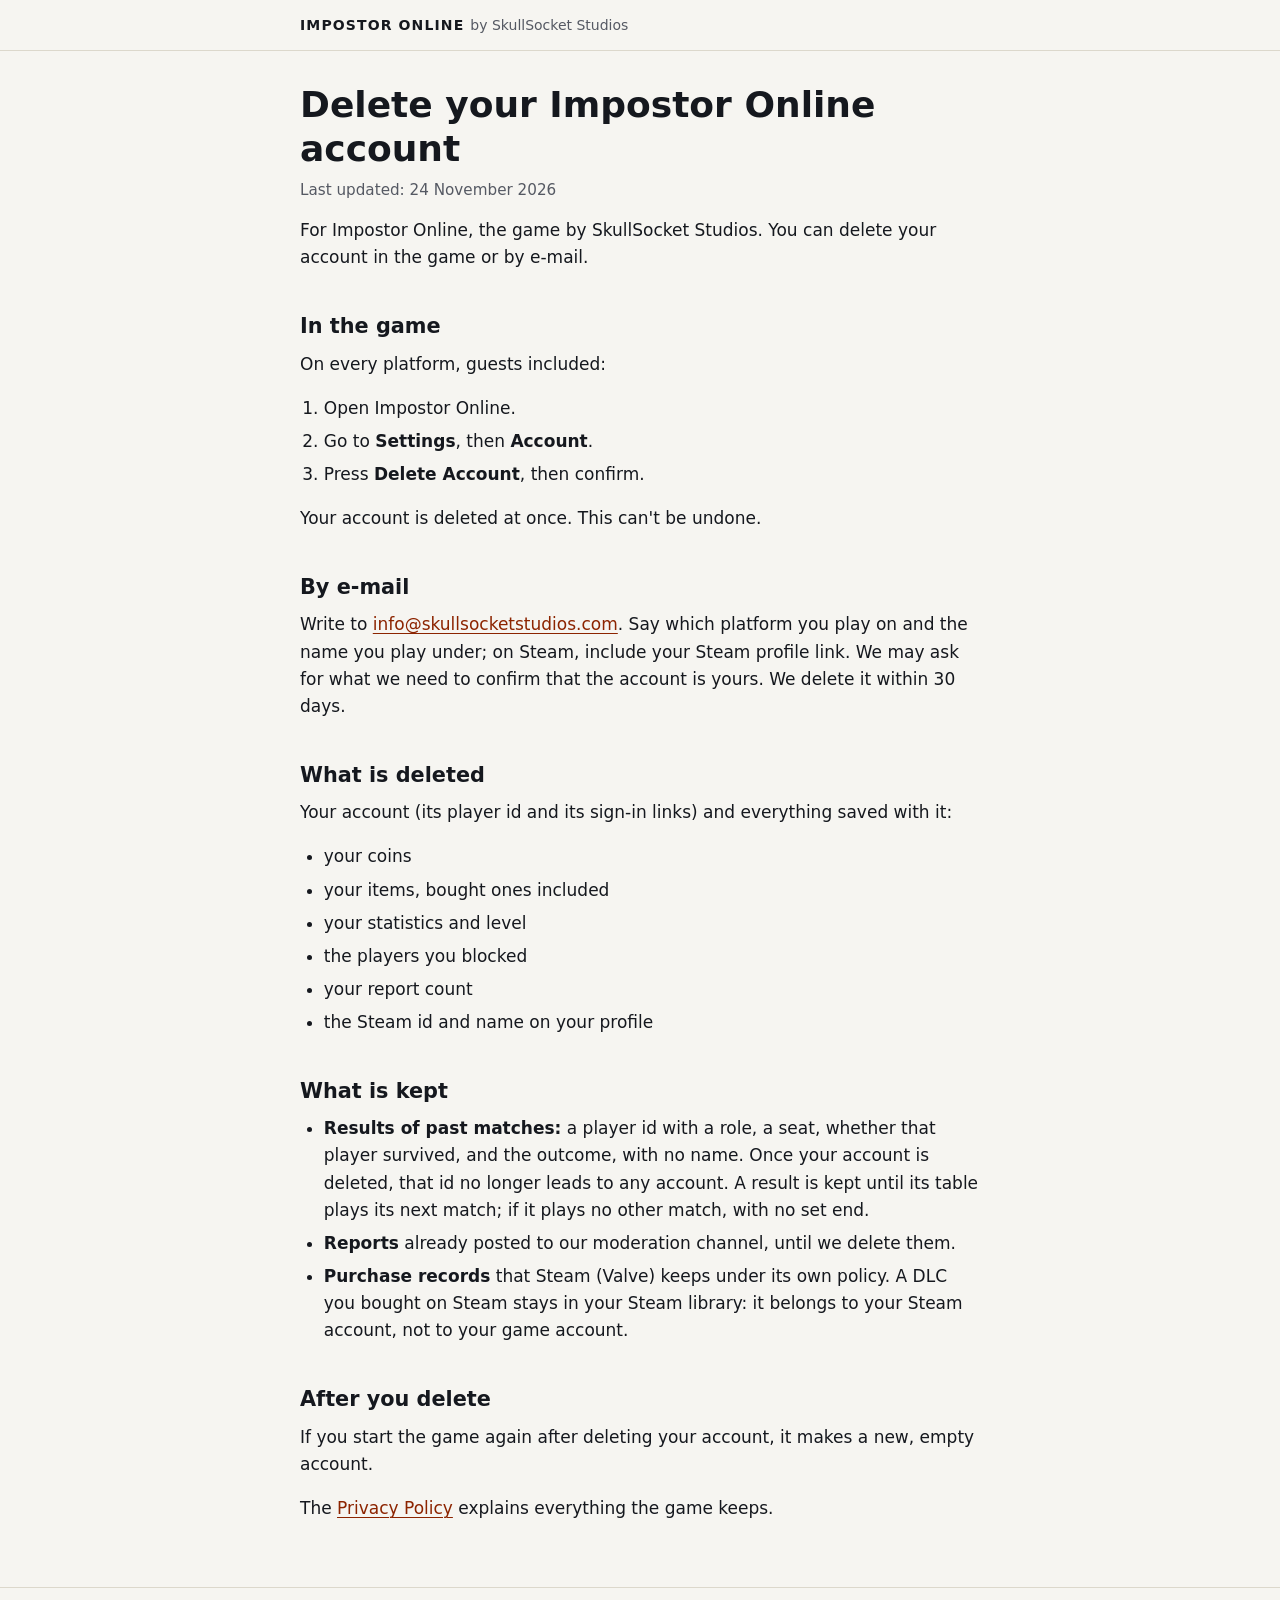
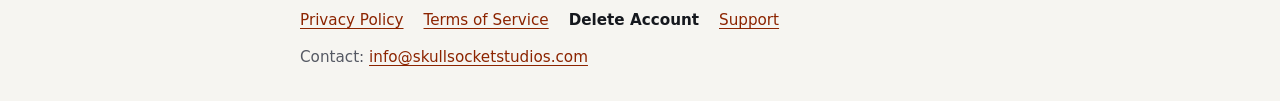
<file: delete-account/index.html>
<!doctype html>
<html lang="en">
<head>
<meta charset="utf-8">
<meta name="viewport" content="width=device-width, initial-scale=1">
<title>Delete your Impostor Online account</title>
<link rel="stylesheet" href="/assets/site.css">
</head>
<body>
<header class="site-header">
  <div class="wrap">
    <p class="brand">Impostor Online <span>by SkullSocket Studios</span></p>
  </div>
</header>

<main class="wrap">
  <h1>Delete your Impostor Online account</h1>
  <p class="updated">Last updated: <time datetime="2026-11-24">24 November 2026</time></p>
  <p>For Impostor Online, the game by SkullSocket Studios. You can delete your account in the game or by e-mail.</p>

  <h2>In the game</h2>
  <p>On every platform, guests included:</p>
  <ol>
    <li>Open Impostor Online.</li>
    <li>Go to <strong>Settings</strong>, then <strong>Account</strong>.</li>
    <li>Press <strong>Delete Account</strong>, then confirm.</li>
  </ol>
  <p>Your account is deleted at once. This can't be undone.</p>

  <h2>By e-mail</h2>
  <p>Write to <a href="mailto:info@skullsocketstudios.com">info@skullsocketstudios.com</a>. Say which platform you play on and the name you play under; on Steam, include your Steam profile link. We may ask for what we need to confirm that the account is yours. We delete it within 30 days.</p>

  <h2>What is deleted</h2>
  <p>Your account (its player id and its sign-in links) and everything saved with it:</p>
  <ul>
    <li>your coins</li>
    <li>your items, bought ones included</li>
    <li>your statistics and level</li>
    <li>the players you blocked</li>
    <li>your report count</li>
    <li>the Steam id and name on your profile</li>
  </ul>

  <h2>What is kept</h2>
  <ul>
    <li><strong>Results of past matches:</strong> a player id with a role, a seat, whether that player survived, and the outcome, with no name. Once your account is deleted, that id no longer leads to any account. A result is kept until its table plays its next match; if it plays no other match, with no set end.</li>
    <li><strong>Reports</strong> already posted to our moderation channel, until we delete them.</li>
    <li><strong>Purchase records</strong> that Steam (Valve) keeps under its own policy. A DLC you bought on Steam stays in your Steam library: it belongs to your Steam account, not to your game account.</li>
  </ul>

  <h2>After you delete</h2>
  <p>If you start the game again after deleting your account, it makes a new, empty account.</p>

  <p>The <a href="/privacy/">Privacy Policy</a> explains everything the game keeps.</p>
</main>

<footer class="site-footer">
  <div class="wrap">
    <nav aria-label="Policies">
      <a href="/privacy/">Privacy Policy</a>
      <a href="/terms/">Terms of Service</a>
      <a href="/delete-account/" aria-current="page">Delete Account</a>
      <a href="/support/">Support</a>
    </nav>
    <p>Contact: <a href="mailto:info@skullsocketstudios.com">info@skullsocketstudios.com</a></p>
  </div>
</footer>
</body>
</html>
</file>
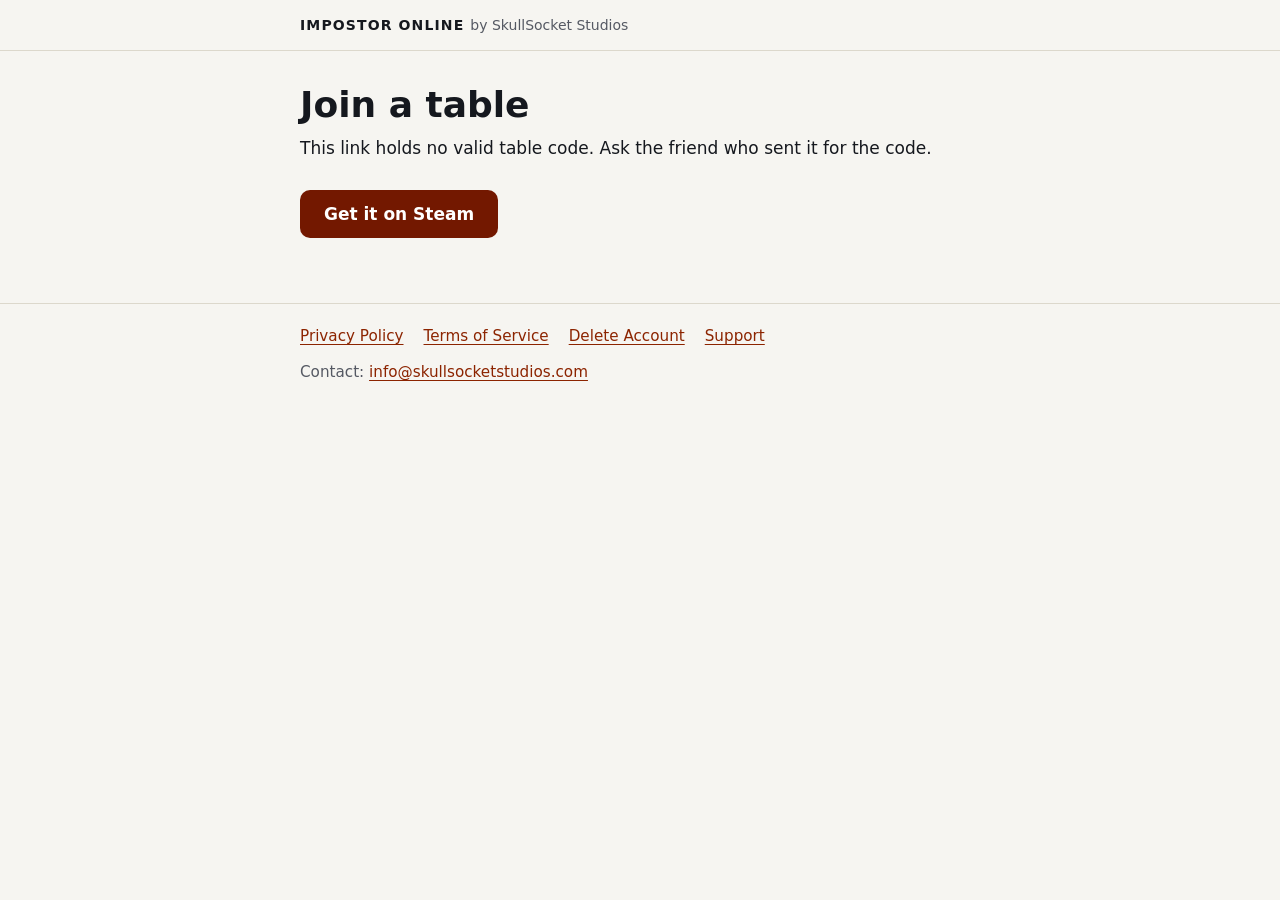
<file: join/index.html>
<!doctype html>
<html lang="en">
<head>
<meta charset="utf-8">
<meta name="viewport" content="width=device-width, initial-scale=1">
<meta name="robots" content="noindex">
<title>Join a table – Impostor Online</title>
<link rel="stylesheet" href="/assets/site.css">
</head>
<body>
<header class="site-header">
  <div class="wrap">
    <p class="brand">Impostor Online <span>by SkullSocket Studios</span></p>
  </div>
</header>

<main class="wrap">
  <h1>Join a table</h1>

  <div id="has-code" hidden>
    <p>You're invited to a table in Impostor Online. Its code:</p>
    <p class="code" id="code"></p>
    <p>Have the game? Open it and type the code in <strong>Join Game</strong>.</p>
  </div>

  <p id="no-code" hidden>This link holds no valid table code. Ask the friend who sent it for the code.</p>

  <noscript>
    <p>Open Impostor Online, go to <strong>Join Game</strong> and type the code from this link: the six characters after <code>c=</code> in the address.</p>
  </noscript>

  <p class="store" id="store" hidden><a class="button" id="store-link"></a></p>
</main>

<footer class="site-footer">
  <div class="wrap">
    <nav aria-label="Policies">
      <a href="/privacy/">Privacy Policy</a>
      <a href="/terms/">Terms of Service</a>
      <a href="/delete-account/">Delete Account</a>
      <a href="/support/">Support</a>
    </nav>
    <p>Contact: <a href="mailto:info@skullsocketstudios.com">info@skullsocketstudios.com</a></p>
  </div>
</footer>

<script>
// On Android with the game installed, an invite link opens the game (App Links) and this page never shows.

// The table code in ?c=, read as the game reads a typed code (JoinCode.TryRead): upper-cased, spaces and dashes
// dropped, then exactly six characters of the game's alphabet (no 0, O, 1 or I). Null for anything else.
var CODE_ALPHABET = "ABCDEFGHJKLMNPQRSTUVWXYZ23456789";
var CODE_LENGTH = 6;

function tableCode(search) {
  var raw = new URLSearchParams(search).get("c");
  if (raw === null) return null;
  var code = raw.toUpperCase().replace(/[\s-]/g, "");
  if (code.length !== CODE_LENGTH) return null;
  for (var i = 0; i < code.length; i++) {
    if (CODE_ALPHABET.indexOf(code.charAt(i)) < 0) return null;
  }
  return code;
}

// The one store for this browser: Google Play on Android, Steam on a desktop (Windows, macOS, Linux), and none
// on an iPhone, an iPad or anything else, since there is no iPhone version yet. iPadOS Safari sends a Mac user
// agent, so a "Mac" with a touch screen is an iPad.
function storeFor(userAgent, maxTouchPoints) {
  if (/iPhone|iPad|iPod/.test(userAgent)) return null;
  if (/Macintosh/.test(userAgent) && maxTouchPoints > 1) return null;
  if (/Android/.test(userAgent)) return "play";
  if (/Mobi|Tablet/.test(userAgent)) return null;
  if (/Windows NT|Macintosh|Linux/.test(userAgent)) return "steam";
  return null;
}

var STORES = {
  play: {
    text: "Get it on Google Play",
    href: "https://play.google.com/store/apps/details?id=com.skullsocket.impostoronline"
  },
  steam: {
    text: "Get it on Steam",
    href: "https://store.steampowered.com/app/2966570/Impostor_Online/"
  }
};

var code = tableCode(location.search);
if (code) {
  document.getElementById("code").textContent = code;
  document.getElementById("has-code").hidden = false;
} else {
  document.getElementById("no-code").hidden = false;
}

var store = storeFor(navigator.userAgent, navigator.maxTouchPoints || 0);
if (store) {
  var storeLink = document.getElementById("store-link");
  storeLink.textContent = STORES[store].text;
  storeLink.href = STORES[store].href;
  document.getElementById("store").hidden = false;
}
</script>
</body>
</html>
</file>
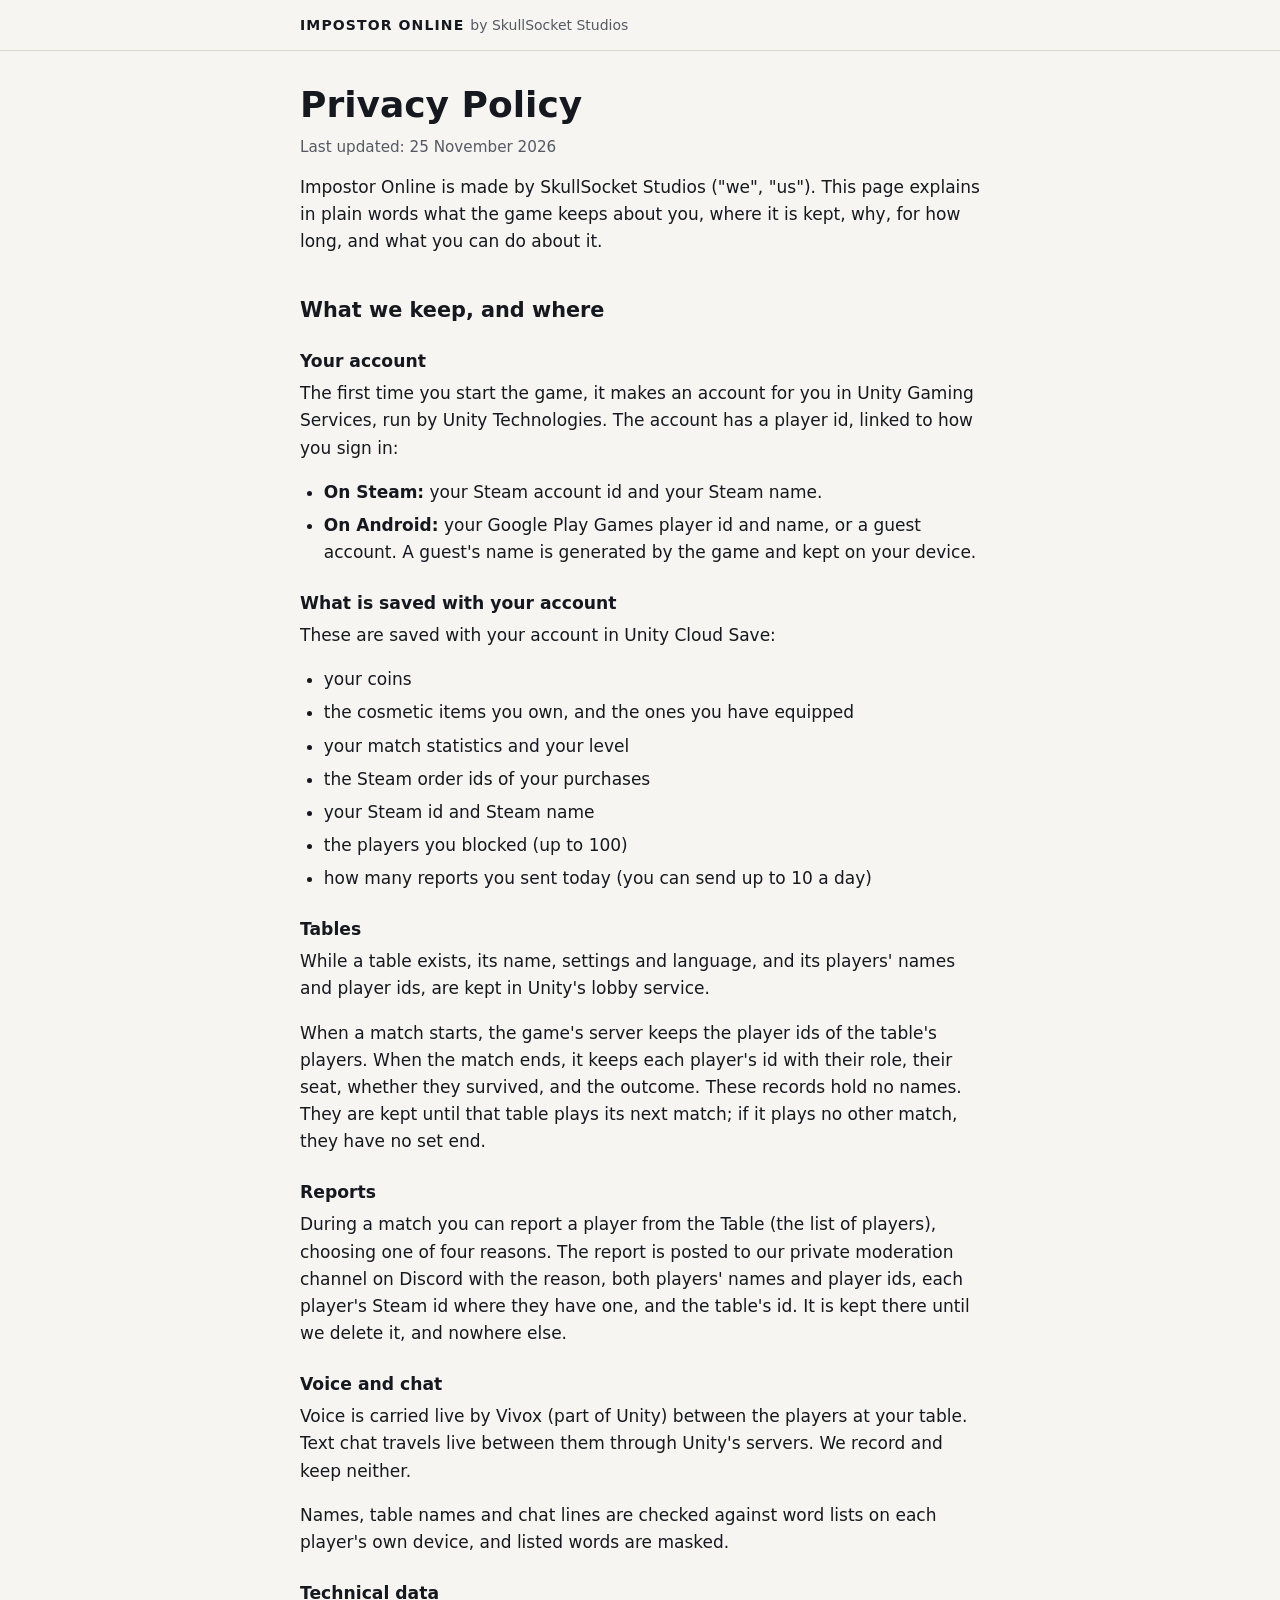
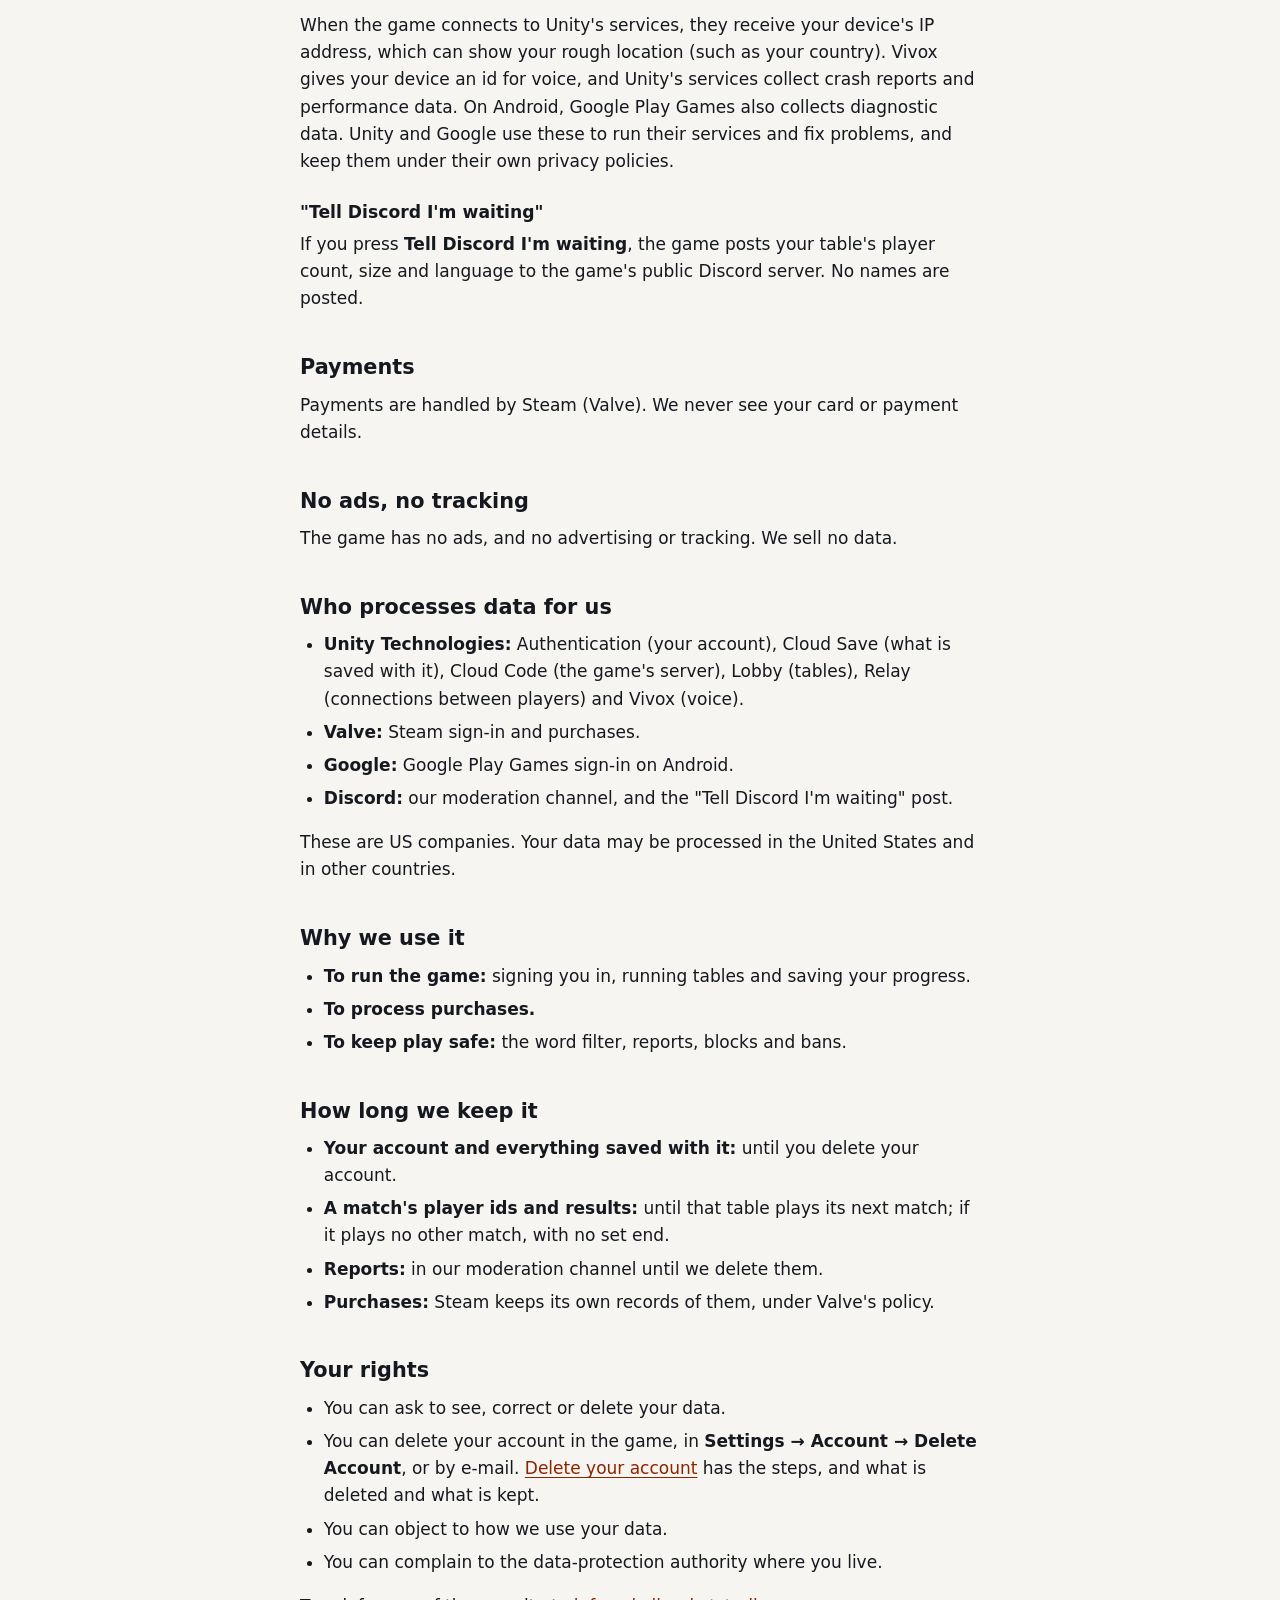
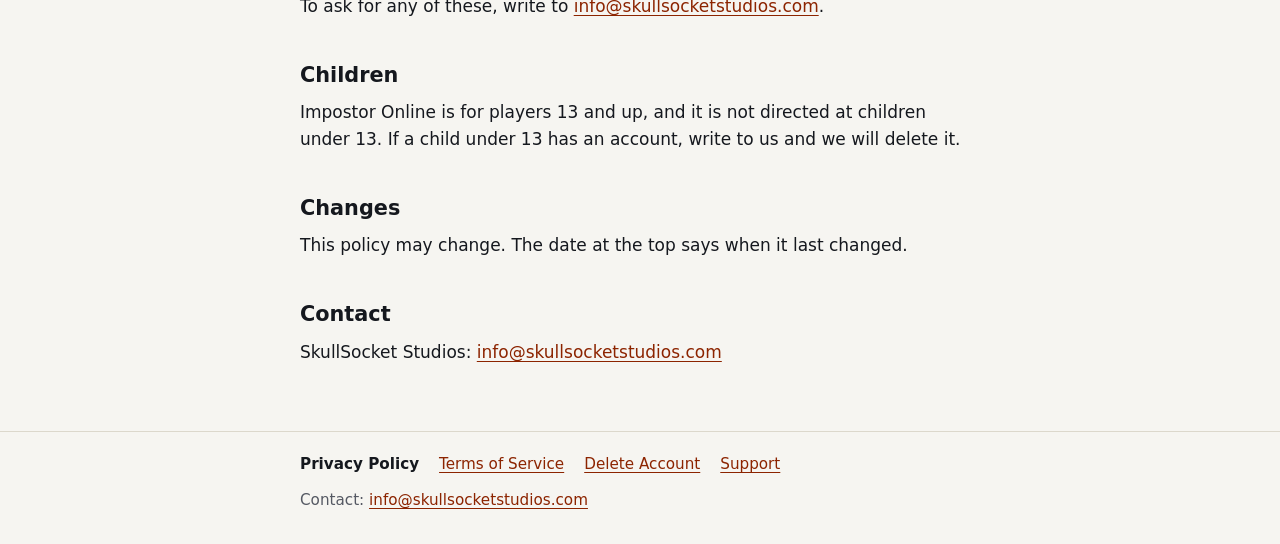
<file: privacy/index.html>
<!doctype html>
<html lang="en">
<head>
<meta charset="utf-8">
<meta name="viewport" content="width=device-width, initial-scale=1">
<title>Privacy Policy – Impostor Online</title>
<link rel="stylesheet" href="/assets/site.css">
</head>
<body>
<header class="site-header">
  <div class="wrap">
    <p class="brand">Impostor Online <span>by SkullSocket Studios</span></p>
  </div>
</header>

<main class="wrap">
  <h1>Privacy Policy</h1>
  <p class="updated">Last updated: <time datetime="2026-11-25">25 November 2026</time></p>

  <p>Impostor Online is made by SkullSocket Studios ("we", "us"). This page explains in plain words what the game keeps about you, where it is kept, why, for how long, and what you can do about it.</p>

  <h2>What we keep, and where</h2>

  <h3>Your account</h3>
  <p>The first time you start the game, it makes an account for you in Unity Gaming Services, run by Unity Technologies. The account has a player id, linked to how you sign in:</p>
  <ul>
    <li><strong>On Steam:</strong> your Steam account id and your Steam name.</li>
    <li><strong>On Android:</strong> your Google Play Games player id and name, or a guest account. A guest's name is generated by the game and kept on your device.</li>
  </ul>

  <h3>What is saved with your account</h3>
  <p>These are saved with your account in Unity Cloud Save:</p>
  <ul>
    <li>your coins</li>
    <li>the cosmetic items you own, and the ones you have equipped</li>
    <li>your match statistics and your level</li>
    <li>the Steam order ids of your purchases</li>
    <li>your Steam id and Steam name</li>
    <li>the players you blocked (up to 100)</li>
    <li>how many reports you sent today (you can send up to 10 a day)</li>
  </ul>

  <h3>Tables</h3>
  <p>While a table exists, its name, settings and language, and its players' names and player ids, are kept in Unity's lobby service.</p>
  <p>When a match starts, the game's server keeps the player ids of the table's players. When the match ends, it keeps each player's id with their role, their seat, whether they survived, and the outcome. These records hold no names. They are kept until that table plays its next match; if it plays no other match, they have no set end.</p>

  <h3>Reports</h3>
  <p>During a match you can report a player from the Table (the list of players), choosing one of four reasons. The report is posted to our private moderation channel on Discord with the reason, both players' names and player ids, each player's Steam id where they have one, and the table's id. It is kept there until we delete it, and nowhere else.</p>

  <h3>Voice and chat</h3>
  <p>Voice is carried live by Vivox (part of Unity) between the players at your table. Text chat travels live between them through Unity's servers. We record and keep neither.</p>
  <p>Names, table names and chat lines are checked against word lists on each player's own device, and listed words are masked.</p>

  <h3>Technical data</h3>
  <p>When the game connects to Unity's services, they receive your device's IP address, which can show your rough location (such as your country). Vivox gives your device an id for voice, and Unity's services collect crash reports and performance data. On Android, Google Play Games also collects diagnostic data. Unity and Google use these to run their services and fix problems, and keep them under their own privacy policies.</p>

  <h3>"Tell Discord I'm waiting"</h3>
  <p>If you press <strong>Tell Discord I'm waiting</strong>, the game posts your table's player count, size and language to the game's public Discord server. No names are posted.</p>

  <h2>Payments</h2>
  <p>Payments are handled by Steam (Valve). We never see your card or payment details.</p>

  <h2>No ads, no tracking</h2>
  <p>The game has no ads, and no advertising or tracking. We sell no data.</p>

  <h2>Who processes data for us</h2>
  <ul>
    <li><strong>Unity Technologies:</strong> Authentication (your account), Cloud Save (what is saved with it), Cloud Code (the game's server), Lobby (tables), Relay (connections between players) and Vivox (voice).</li>
    <li><strong>Valve:</strong> Steam sign-in and purchases.</li>
    <li><strong>Google:</strong> Google Play Games sign-in on Android.</li>
    <li><strong>Discord:</strong> our moderation channel, and the "Tell Discord I'm waiting" post.</li>
  </ul>
  <p>These are US companies. Your data may be processed in the United States and in other countries.</p>

  <h2>Why we use it</h2>
  <ul>
    <li><strong>To run the game:</strong> signing you in, running tables and saving your progress.</li>
    <li><strong>To process purchases.</strong></li>
    <li><strong>To keep play safe:</strong> the word filter, reports, blocks and bans.</li>
  </ul>

  <h2>How long we keep it</h2>
  <ul>
    <li><strong>Your account and everything saved with it:</strong> until you delete your account.</li>
    <li><strong>A match's player ids and results:</strong> until that table plays its next match; if it plays no other match, with no set end.</li>
    <li><strong>Reports:</strong> in our moderation channel until we delete them.</li>
    <li><strong>Purchases:</strong> Steam keeps its own records of them, under Valve's policy.</li>
  </ul>

  <h2>Your rights</h2>
  <ul>
    <li>You can ask to see, correct or delete your data.</li>
    <li>You can delete your account in the game, in <strong>Settings → Account → Delete Account</strong>, or by e-mail. <a href="/delete-account/">Delete your account</a> has the steps, and what is deleted and what is kept.</li>
    <li>You can object to how we use your data.</li>
    <li>You can complain to the data-protection authority where you live.</li>
  </ul>
  <p>To ask for any of these, write to <a href="mailto:info@skullsocketstudios.com">info@skullsocketstudios.com</a>.</p>

  <h2>Children</h2>
  <p>Impostor Online is for players 13 and up, and it is not directed at children under 13. If a child under 13 has an account, write to us and we will delete it.</p>

  <h2>Changes</h2>
  <p>This policy may change. The date at the top says when it last changed.</p>

  <h2>Contact</h2>
  <p>SkullSocket Studios: <a href="mailto:info@skullsocketstudios.com">info@skullsocketstudios.com</a></p>
</main>

<footer class="site-footer">
  <div class="wrap">
    <nav aria-label="Policies">
      <a href="/privacy/" aria-current="page">Privacy Policy</a>
      <a href="/terms/">Terms of Service</a>
      <a href="/delete-account/">Delete Account</a>
      <a href="/support/">Support</a>
    </nav>
    <p>Contact: <a href="mailto:info@skullsocketstudios.com">info@skullsocketstudios.com</a></p>
  </div>
</footer>
</body>
</html>
</file>
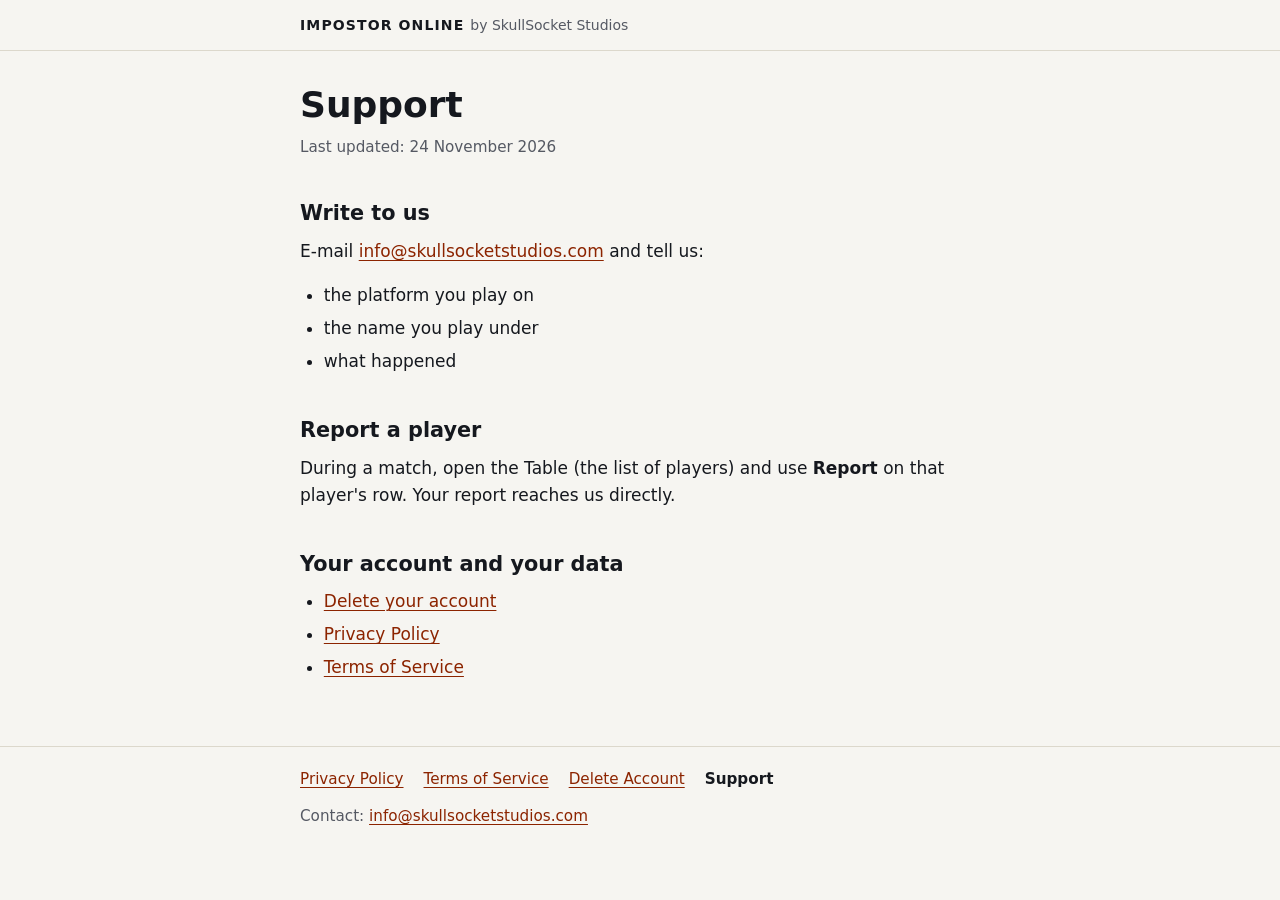
<file: support/index.html>
<!doctype html>
<html lang="en">
<head>
<meta charset="utf-8">
<meta name="viewport" content="width=device-width, initial-scale=1">
<title>Support – Impostor Online</title>
<link rel="stylesheet" href="/assets/site.css">
</head>
<body>
<header class="site-header">
  <div class="wrap">
    <p class="brand">Impostor Online <span>by SkullSocket Studios</span></p>
  </div>
</header>

<main class="wrap">
  <h1>Support</h1>
  <p class="updated">Last updated: <time datetime="2026-11-24">24 November 2026</time></p>

  <h2>Write to us</h2>
  <p>E-mail <a href="mailto:info@skullsocketstudios.com">info@skullsocketstudios.com</a> and tell us:</p>
  <ul>
    <li>the platform you play on</li>
    <li>the name you play under</li>
    <li>what happened</li>
  </ul>

  <h2>Report a player</h2>
  <p>During a match, open the Table (the list of players) and use <strong>Report</strong> on that player's row. Your report reaches us directly.</p>

  <h2>Your account and your data</h2>
  <ul>
    <li><a href="/delete-account/">Delete your account</a></li>
    <li><a href="/privacy/">Privacy Policy</a></li>
    <li><a href="/terms/">Terms of Service</a></li>
  </ul>
</main>

<footer class="site-footer">
  <div class="wrap">
    <nav aria-label="Policies">
      <a href="/privacy/">Privacy Policy</a>
      <a href="/terms/">Terms of Service</a>
      <a href="/delete-account/">Delete Account</a>
      <a href="/support/" aria-current="page">Support</a>
    </nav>
    <p>Contact: <a href="mailto:info@skullsocketstudios.com">info@skullsocketstudios.com</a></p>
  </div>
</footer>
</body>
</html>
</file>
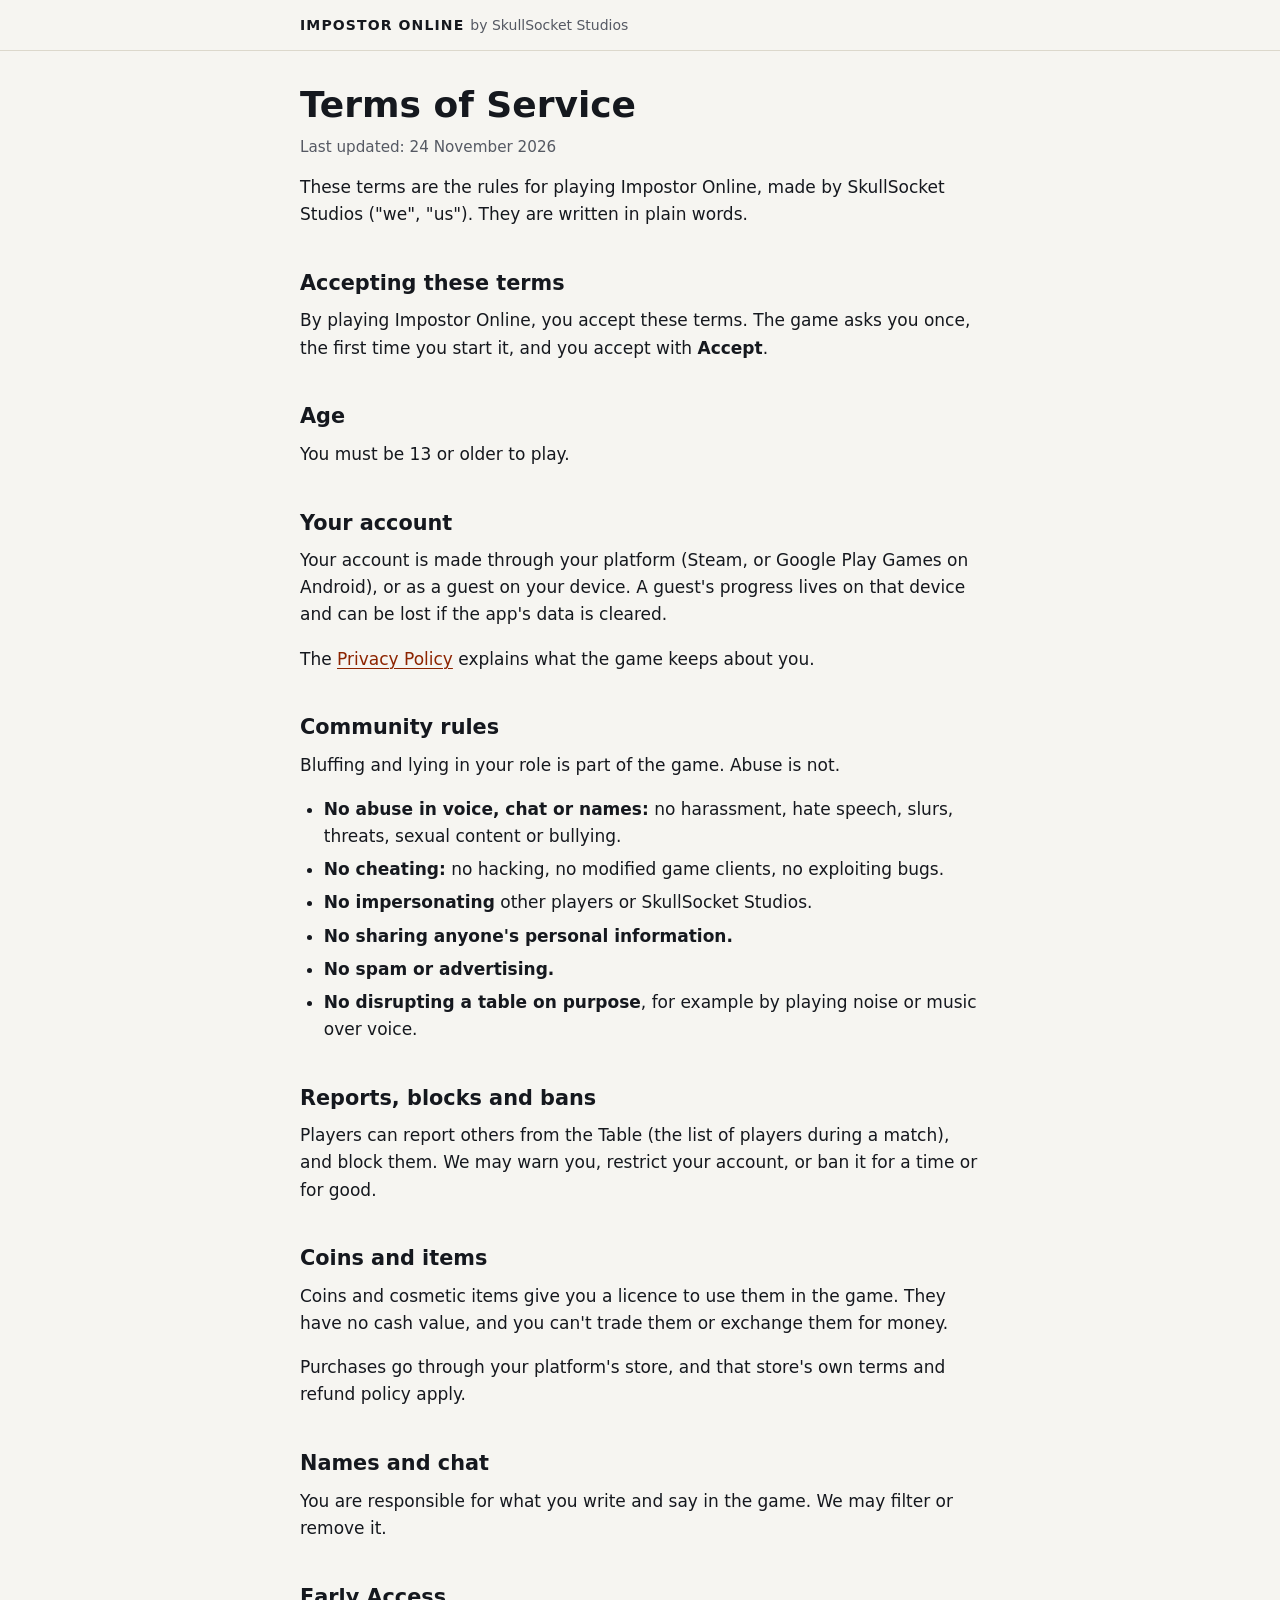
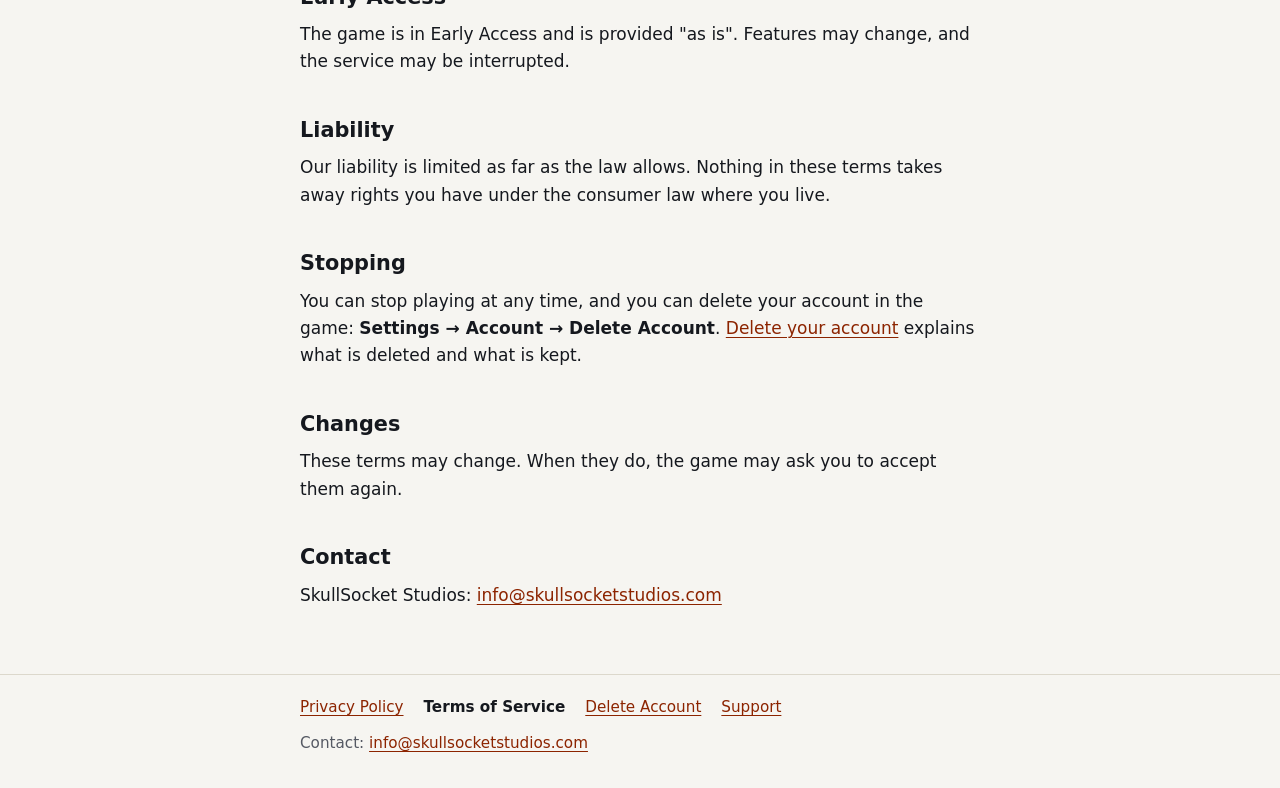
<file: terms/index.html>
<!doctype html>
<html lang="en">
<head>
<meta charset="utf-8">
<meta name="viewport" content="width=device-width, initial-scale=1">
<title>Terms of Service – Impostor Online</title>
<link rel="stylesheet" href="/assets/site.css">
</head>
<body>
<header class="site-header">
  <div class="wrap">
    <p class="brand">Impostor Online <span>by SkullSocket Studios</span></p>
  </div>
</header>

<main class="wrap">
  <h1>Terms of Service</h1>
  <p class="updated">Last updated: <time datetime="2026-11-24">24 November 2026</time></p>

  <p>These terms are the rules for playing Impostor Online, made by SkullSocket Studios ("we", "us"). They are written in plain words.</p>

  <h2>Accepting these terms</h2>
  <p>By playing Impostor Online, you accept these terms. The game asks you once, the first time you start it, and you accept with <strong>Accept</strong>.</p>

  <h2>Age</h2>
  <p>You must be 13 or older to play.</p>

  <h2>Your account</h2>
  <p>Your account is made through your platform (Steam, or Google Play Games on Android), or as a guest on your device. A guest's progress lives on that device and can be lost if the app's data is cleared.</p>
  <p>The <a href="/privacy/">Privacy Policy</a> explains what the game keeps about you.</p>

  <h2>Community rules</h2>
  <p>Bluffing and lying in your role is part of the game. Abuse is not.</p>
  <ul>
    <li><strong>No abuse in voice, chat or names:</strong> no harassment, hate speech, slurs, threats, sexual content or bullying.</li>
    <li><strong>No cheating:</strong> no hacking, no modified game clients, no exploiting bugs.</li>
    <li><strong>No impersonating</strong> other players or SkullSocket Studios.</li>
    <li><strong>No sharing anyone's personal information.</strong></li>
    <li><strong>No spam or advertising.</strong></li>
    <li><strong>No disrupting a table on purpose</strong>, for example by playing noise or music over voice.</li>
  </ul>

  <h2>Reports, blocks and bans</h2>
  <p>Players can report others from the Table (the list of players during a match), and block them. We may warn you, restrict your account, or ban it for a time or for good.</p>

  <h2>Coins and items</h2>
  <p>Coins and cosmetic items give you a licence to use them in the game. They have no cash value, and you can't trade them or exchange them for money.</p>
  <p>Purchases go through your platform's store, and that store's own terms and refund policy apply.</p>

  <h2>Names and chat</h2>
  <p>You are responsible for what you write and say in the game. We may filter or remove it.</p>

  <h2>Early Access</h2>
  <p>The game is in Early Access and is provided "as is". Features may change, and the service may be interrupted.</p>

  <h2>Liability</h2>
  <p>Our liability is limited as far as the law allows. Nothing in these terms takes away rights you have under the consumer law where you live.</p>

  <h2>Stopping</h2>
  <p>You can stop playing at any time, and you can delete your account in the game: <strong>Settings → Account → Delete Account</strong>. <a href="/delete-account/">Delete your account</a> explains what is deleted and what is kept.</p>

  <h2>Changes</h2>
  <p>These terms may change. When they do, the game may ask you to accept them again.</p>

  <h2>Contact</h2>
  <p>SkullSocket Studios: <a href="mailto:info@skullsocketstudios.com">info@skullsocketstudios.com</a></p>
</main>

<footer class="site-footer">
  <div class="wrap">
    <nav aria-label="Policies">
      <a href="/privacy/">Privacy Policy</a>
      <a href="/terms/" aria-current="page">Terms of Service</a>
      <a href="/delete-account/">Delete Account</a>
      <a href="/support/">Support</a>
    </nav>
    <p>Contact: <a href="mailto:info@skullsocketstudios.com">info@skullsocketstudios.com</a></p>
  </div>
</footer>
</body>
</html>
</file>
<file: assets/site.css>
/* skullsocketgames.com: one look for every page, light and dark.
   Everything is local: no web fonts, no images, nothing from another host.
   Dark is the game's own look (its dark ink, its yellow accent); light uses the game's dark red call to action. */

:root {
  color-scheme: light dark;
  --bg: #f6f5f1;
  --surface: #ffffff;
  --text: #15181e;
  --muted: #555963;
  --line: #dcd8cc;
  --link: #8c2400;
  --button-bg: #731800;
  --button-text: #ffffff;
}

@media (prefers-color-scheme: dark) {
  :root {
    --bg: #15181e;
    --surface: #1f232b;
    --text: #ecebe6;
    --muted: #bcb9ad;
    --line: #353a45;
    --link: #e5d64b;
    --button-bg: #e5d64b;
    --button-text: #15181e;
  }
}

*,
*::before,
*::after {
  box-sizing: border-box;
}

[hidden] {
  display: none !important;
}

html {
  -webkit-text-size-adjust: 100%;
  text-size-adjust: 100%;
}

body {
  margin: 0;
  background: var(--bg);
  color: var(--text);
  font-family: system-ui, -apple-system, BlinkMacSystemFont, "Segoe UI", Roboto, "Helvetica Neue", Arial, sans-serif;
  font-size: 1.0625rem;
  line-height: 1.6;
  overflow-wrap: break-word;
}

/* 680px of content between 16px gutters. */
.wrap {
  max-width: 712px;
  margin: 0 auto;
  padding-left: 16px;
  padding-right: 16px;
}

.site-header {
  border-bottom: 1px solid var(--line);
}

.brand {
  margin: 0;
  padding: 14px 0;
  font-size: 0.875rem;
  font-weight: 800;
  letter-spacing: 0.08em;
  text-transform: uppercase;
}

.brand span {
  color: var(--muted);
  font-weight: 400;
  letter-spacing: normal;
  text-transform: none;
}

main {
  padding-top: 32px;
  padding-bottom: 48px;
}

h1 {
  margin: 0 0 8px;
  font-size: clamp(1.75rem, 7vw, 2.25rem);
  line-height: 1.2;
}

h2 {
  margin: 2em 0 0.5em;
  font-size: 1.3rem;
  line-height: 1.3;
}

h3 {
  margin: 1.5em 0 0.4em;
  font-size: 1.075rem;
  line-height: 1.35;
}

p,
ul,
ol {
  margin: 0 0 1em;
}

ul,
ol {
  padding-left: 1.4em;
}

li {
  margin-bottom: 0.35em;
}

a {
  color: var(--link);
  text-decoration-thickness: 1px;
  text-underline-offset: 0.18em;
}

a:focus-visible {
  outline: 3px solid var(--link);
  outline-offset: 2px;
  border-radius: 2px;
}

.updated {
  color: var(--muted);
  font-size: 0.95rem;
}

.site-footer {
  border-top: 1px solid var(--line);
  color: var(--muted);
  font-size: 0.95rem;
}

.site-footer .wrap {
  padding-top: 20px;
  padding-bottom: 32px;
}

.site-footer nav {
  display: flex;
  flex-wrap: wrap;
  gap: 8px 20px;
  margin-bottom: 12px;
}

.site-footer p {
  margin: 0;
}

.site-footer a[aria-current="page"] {
  color: var(--text);
  font-weight: 600;
  text-decoration: none;
}

/* The join page. */

.code {
  margin: 12px 0 16px;
  padding: 18px 12px;
  border: 1px solid var(--line);
  border-radius: 12px;
  background: var(--surface);
  font-family: ui-monospace, "SF Mono", SFMono-Regular, Menlo, Consolas, "Liberation Mono", monospace;
  font-size: clamp(2.25rem, 12vw, 3.5rem);
  font-weight: 700;
  line-height: 1.1;
  letter-spacing: 0.25em;
  /* Balances the spacing after the last character, so the code sits centred. */
  text-indent: 0.25em;
  text-align: center;
  /* One click or tap selects the whole code; letter-spacing adds nothing to what is copied. */
  -webkit-user-select: all;
  user-select: all;
}

.store {
  margin-top: 28px;
}

.button {
  display: inline-block;
  min-height: 48px;
  padding: 12px 24px;
  border-radius: 10px;
  background: var(--button-bg);
  color: var(--button-text);
  font-weight: 700;
  line-height: 24px;
  text-decoration: none;
}

.button:hover {
  filter: brightness(1.12);
}

.button:focus-visible {
  outline-offset: 3px;
}
</file>
